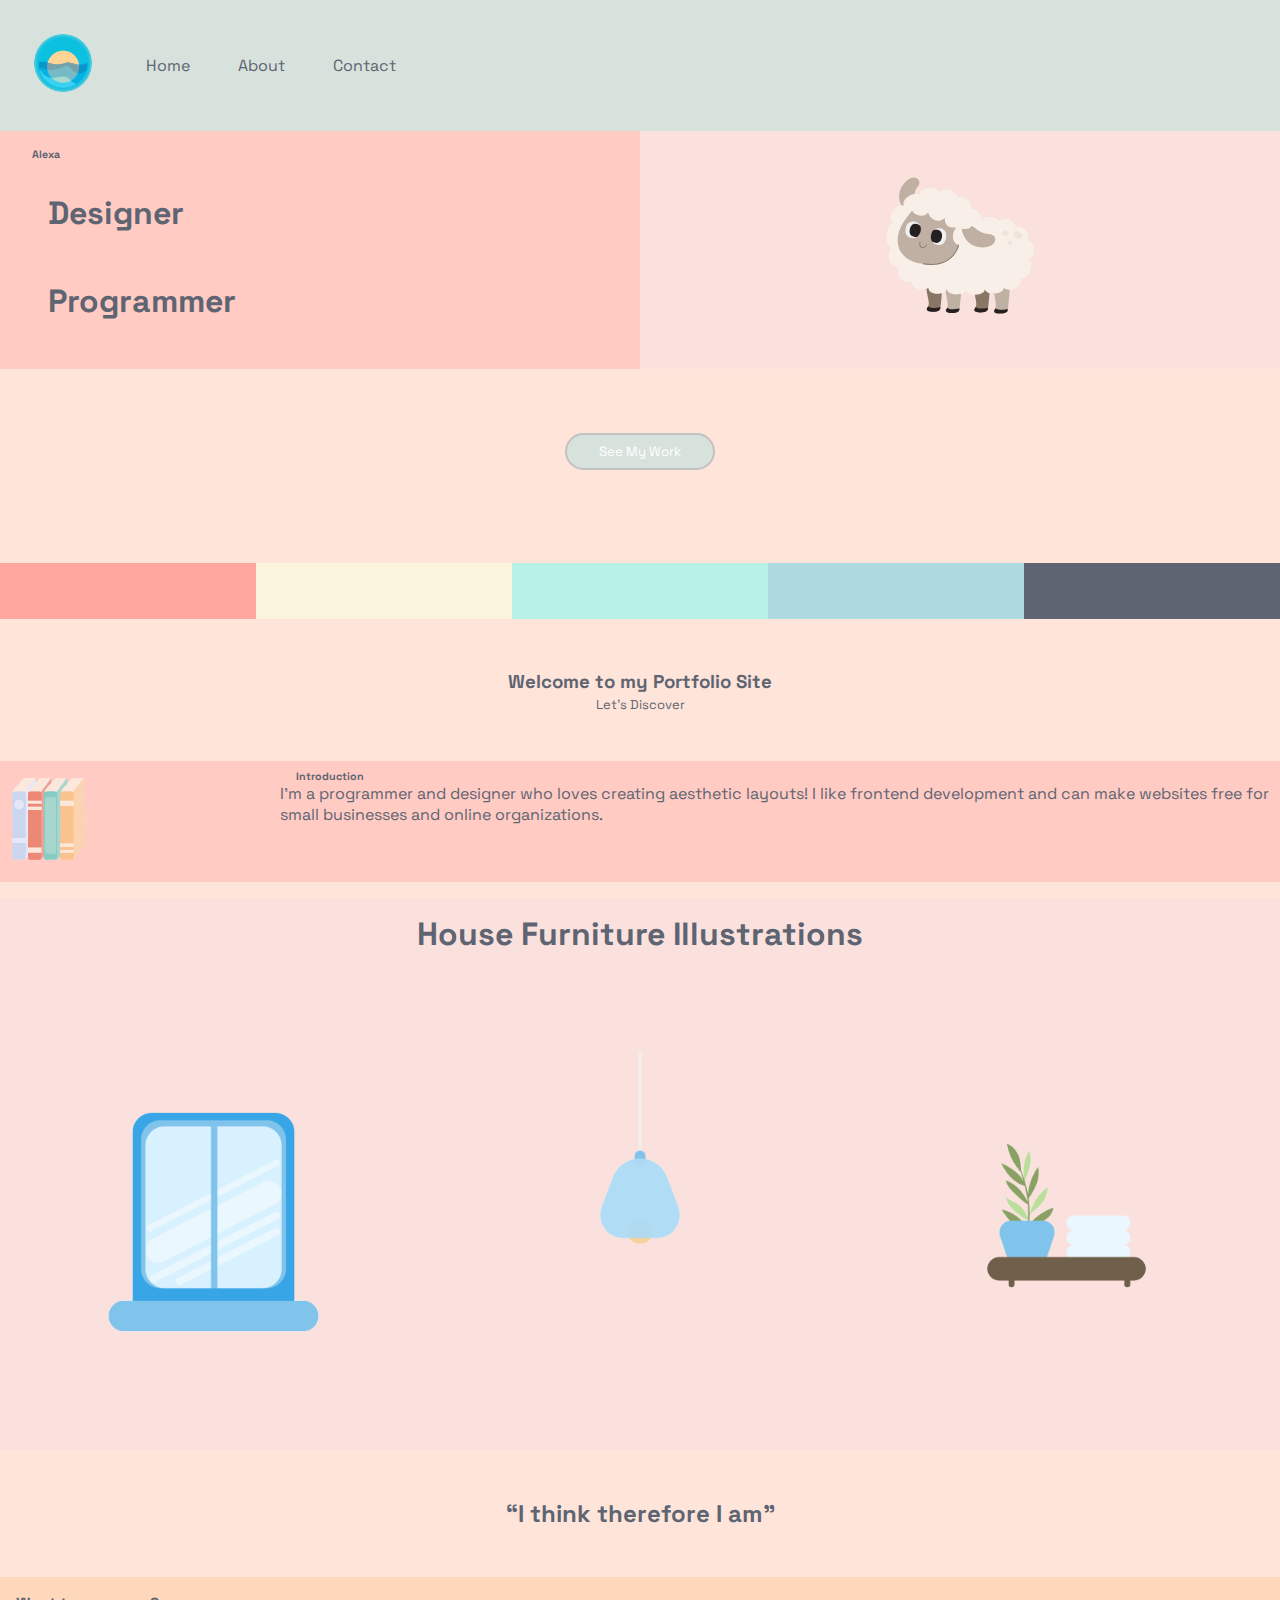
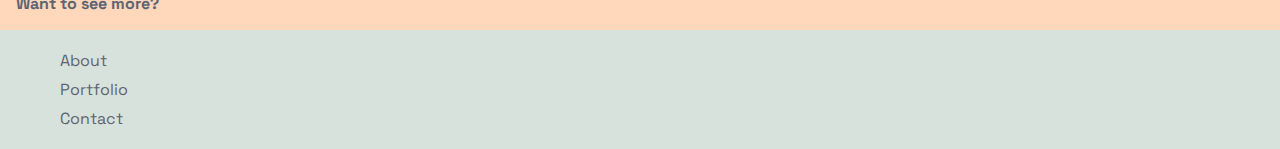
<file: index.html>
<!DOCTYPE html>
<html>
  <head>
    
    <title>Alexa's First Portfolio Website</title>
    <meta charset="utf-8" />
	  <meta http-equiv="X-UA-Compatible" content="IE=edge" />
	  <meta name="viewport" content="width=device-width, initial-scale=1" />

	  <!-- link the webpage's stylesheet -->
	  <link rel="preconnect" href="https://fonts.googleapis.com">
	  <link rel="preconnect" href="https://fonts.gstatic.com" crossorigin>
    <!-- Link font -->
	  <link href="https://fonts.googleapis.com/css2?family=Space+Grotesk:wght@300;400;500;600;700&display=swap" rel="stylesheet">
	  <link rel="stylesheet" href="./style.css"/>


  </head>
  
  <body>
    

    <nav>
      <ul>
        <li>
          <a href="./index.html">
            <img src="./images/O (3).png" class="logo" alt="Logo of the website creator. Depicts a setting sun over transluscent ocean waves inside of a sphere.">
          </a>
        </li>
        <li>
          <a href="./index.html"> Home </a>
        </li>
        <li>
          <a href="./portfolio.html"> About </a>
        </li>
        <li>
          <a href="./contact.html"> Contact </a>
        </li>
      </ul>
    </nav>


    <header>
      <div class="row"> 
        <div class="col" style="background-color:#ffcbc2; padding:1rem;margin:0;width:100%; height:100%;">
          <h6>Alexa</h6>
          <h1>Designer</h1>
          <h1>Programmer</h1>
        </div>
        <div class="col" style="padding:1rem;margin:0;width:100%; height:100%; display:flex; align-items:center; justify-content:center;">
          <img src="./images/shep.svg" id="sheepimg" alt="Fluffy white sheep cartoon illustration with round eyes and small smile.">
        </div>
      </div>
    </header>
    
   <div class="button-block">
     <button>
       <a href="./portfolio.html">
         <button-text>See My Work</button-text>
       </a>
     </button>
   </div>
          
    <div class="color-blocks" > 
      <div class="row" style="padding:0rem; margin-top:0rem">
        <div class="col" style="background-color:#FFA69E;padding-top:3rem;">

        </div>
        <div class="col" style="background-color:#FAF3DD;">

        </div>
        <div class="col" style="background-color:#B8F2E6;">

        </div>
        <div class="col" style="background-color:#AED9E0;">

        </div>
        <div class="col" style="background-color:#5E6472;">

        </div>
      </div>
    </div>
          
    <div class="tagline">
      <h3 style="padding:.2rem;"> Welcome to my Portfolio Site </h3>
      <p style="font-size:13px"> Let's Discover</p>
    </div>

    <div class="intro" style="margin-bottom:0rem;">
      <div class="row"> 
        
        <div class="col" style="max-width:20%;">
          <img src="./images/34tgtb34books.svg" alt="a stack of illustrated books with blue, red, green, and yellow books from left to right." style="height:100px; align-items:center;">
        </div>
        <div class="col">
          <h6>Introduction</h6>
          <p>I'm a programmer and designer who loves creating aesthetic layouts! I like frontend development and can make websites free for small businesses and online organizations.</p>
          <!--<div class="button-block">
             <button>
               <a href="contact.html">
                 <button-text>Contact Me</button-text>
               </a>
             </button>
           </div>-->
        </div>
      </div>
    </div>
    
    <div class="hover-gallery" style="margin-top:0rem;">
      <h1 style="text-align:center;">House Furniture Illustrations</h1>
      
      <div class="row">
        <div class="col-3">
          <img src="./images/windowclear.png" alt="Cartoon depiction of a blue window during the day time with light going through the glass.">
        </div>
        <div class="col-3">
          <img src="./images/lightclear.png" alt="Cartoon depiction of a hanging light with blue lamp shade, commonly found in a bar or kitchen setting.">
        </div>
        <div class="col-3">
          <img src="./images/shelfplantclear.png" alt="Cartoon depiction of a hanging shelf with a green fern in a blue pot on the left of the shelf and a stack of off-white plates on the right.">
        </div>
        
      </div>
    </div>

    <div class="box-of-text">
      <h2 style="text-align:center;"> “I think therefore I am” </h2>
    </div>
    
    <div class="parallax-gallery">
      <h4> Want to see more?</h4>
    </div>

    <footer>
      <ul>
        <li>
          <a href="./index.html"> About </a>
        </li>
        <li>
          <a href="./portfolio.html"> Portfolio </a>
        </li>
        <li>
          <a href="./contact.html"> Contact </a>
        </li>
      </ul>
      
    </footer>
        
    
  </body>
</html>
</file>
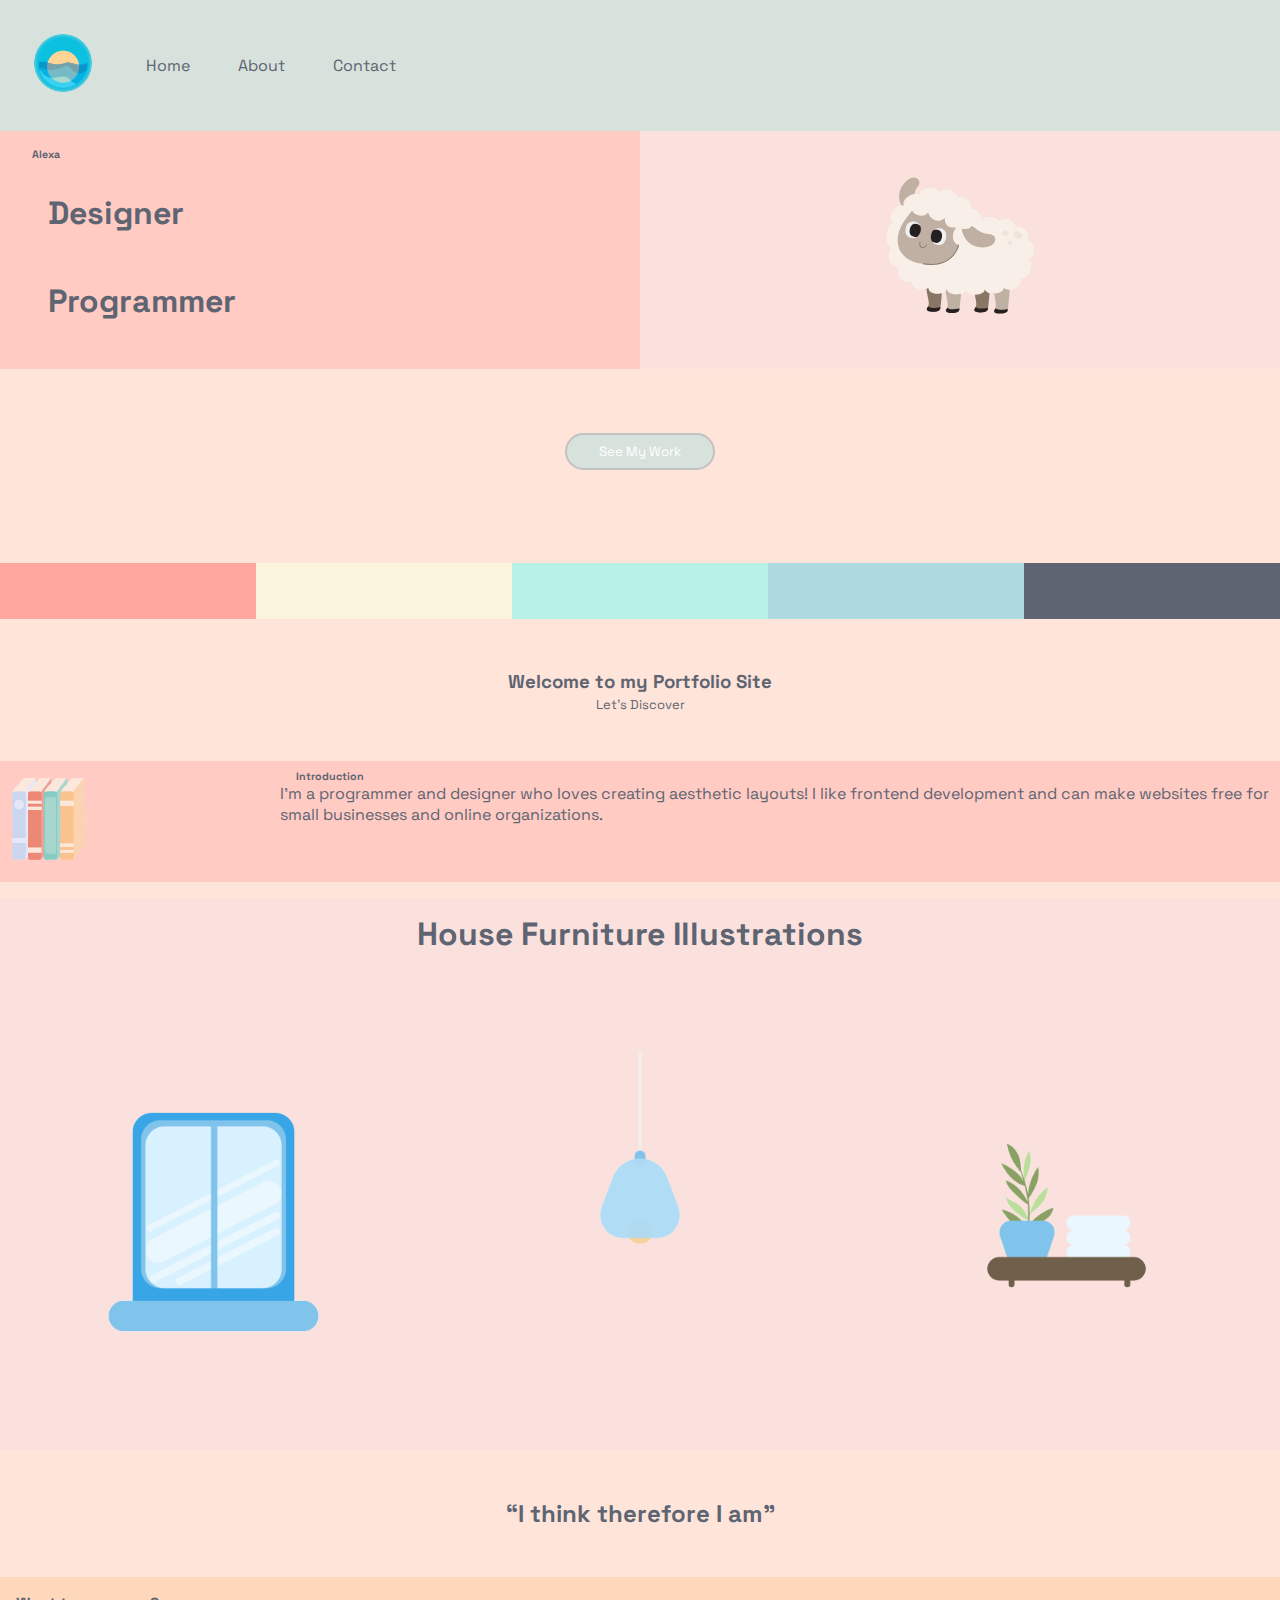
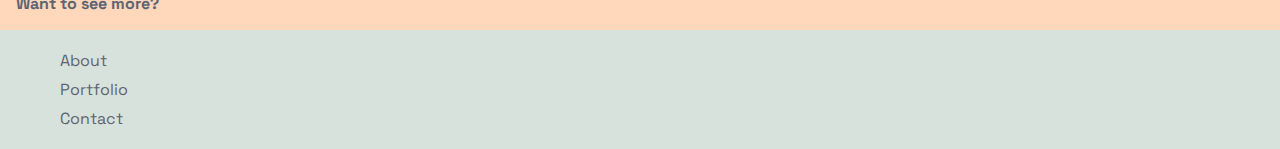
<file: index (3).html>
<!DOCTYPE html>
<html>
  <head>
    
    <title>Alexa's Website</title>
    <meta charset="utf-8" />
	  <meta http-equiv="X-UA-Compatible" content="IE=edge" />
	  <meta name="viewport" content="width=device-width, initial-scale=1" />

	  <!-- link the webpage's stylesheet -->
	  <link rel="preconnect" href="https://fonts.googleapis.com">
	  <link rel="preconnect" href="https://fonts.gstatic.com" crossorigin>
    <!-- Link font -->
	  <link href="https://fonts.googleapis.com/css2?family=Space+Grotesk:wght@300;400;500;600;700&display=swap" rel="stylesheet">
	  <link rel="stylesheet" href="/style.css" />

	  <!-- link the webpage's JavaScript file -->
	  <script src="/script.js" defer></script>

  </head>
  
  <body>
    

    <nav>
      <ul>
        <li>
          <a href="index.html">
            <img src="images/O (3).png" class="logo" alt="Logo of the website creator. Depicts a setting sun over transluscent ocean waves inside of a sphere.">
          </a>
        </li>
        <li>
          <a href="index.html"> Home </a>
        </li>
        <li>
          <a href="portfolio.html"> About </a>
        </li>
        <li>
          <a href="contact.html"> Contact </a>
        </li>
      </ul>
    </nav>


    <header>
      <div class="row"> 
        <div class="col" style="background-color:#ffcbc2; padding:1rem;margin:0;width:100%; height:100%;">
          <h6>Alexa</h6>
          <h1>Designer</h1>
          <h1>Programmer</h1>
        </div>
        <div class="col" style="padding:1rem;margin:0;width:100%; height:100%; display:flex; align-items:center; justify-content:center;">
          <img src="images/shep.svg" id="sheepimg" alt="Fluffy white sheep cartoon illustration with round eyes and small smile.">
        </div>
      </div>
    </header>
    
   <div class="button-block">
     <button>
       <a href="portfolio.html">
         <button-text>See My Work</button-text>
       </a>
     </button>
   </div>
          
    <div class="color-blocks" > 
      <div class="row" style="padding:0rem; margin-top:0rem">
        <div class="col" style="background-color:#FFA69E;padding-top:3rem;">

        </div>
        <div class="col" style="background-color:#FAF3DD;">

        </div>
        <div class="col" style="background-color:#B8F2E6;">

        </div>
        <div class="col" style="background-color:#AED9E0;">

        </div>
        <div class="col" style="background-color:#5E6472;">

        </div>
      </div>
    </div>
          
    <div class="tagline">
      <h3 style="padding:.2rem;"> Welcome to my Portfolio Site </h3>
      <p style="font-size:13px"> Let's Discover</p>
    </div>

    <div class="intro" style="margin-bottom:0rem;">
      <div class="row"> 
        
        <div class="col" style="max-width:20%;">
          <img src="images/34tgtb34books.svg" alt="a stack of illustrated books with blue, red, green, and yellow books from left to right." style="height:100px; align-items:center;">
        </div>
        <div class="col">
          <h6>Introduction</h6>
          <p>I'm a programmer and designer who loves creating aesthetic layouts! I like frontend development and can make websites free for small businesses and online organizations.</p>
          <!--<div class="button-block">
             <button>
               <a href="contact.html">
                 <button-text>Contact Me</button-text>
               </a>
             </button>
           </div>-->
        </div>
      </div>
    </div>
    
    <div class="hover-gallery" style="margin-top:0rem;">
      <h1 style="text-align:center;">House Furniture Illustrations</h1>
      
      <div class="row">
        <div class="col-3">
          <img src="images/windowclear.png" alt="Cartoon depiction of a blue window during the day time with light going through the glass.">
        </div>
        <div class="col-3">
          <img src="images/lightclear.png" alt="Cartoon depiction of a hanging light with blue lamp shade, commonly found in a bar or kitchen setting.">
        </div>
        <div class="col-3">
          <img src="images/shelfplantclear.png" alt="Cartoon depiction of a hanging shelf with a green fern in a blue pot on the left of the shelf and a stack of off-white plates on the right.">
        </div>
        
      </div>
    </div>

    <div class="box-of-text">
      <h2 style="text-align:center;"> “I think therefore I am” </h2>
    </div>
    
    <div class="parallax-gallery">
      <h4> Want to see more?</h4>
    </div>

    <footer>
      <ul>
        <li>
          <a href="index.html"> About </a>
        </li>
        <li>
          <a href="portfolio.html"> Portfolio </a>
        </li>
        <li>
          <a href="contact.html"> Contact </a>
        </li>
      </ul>
      
    </footer>
        
    
  </body>
</html>
</file>
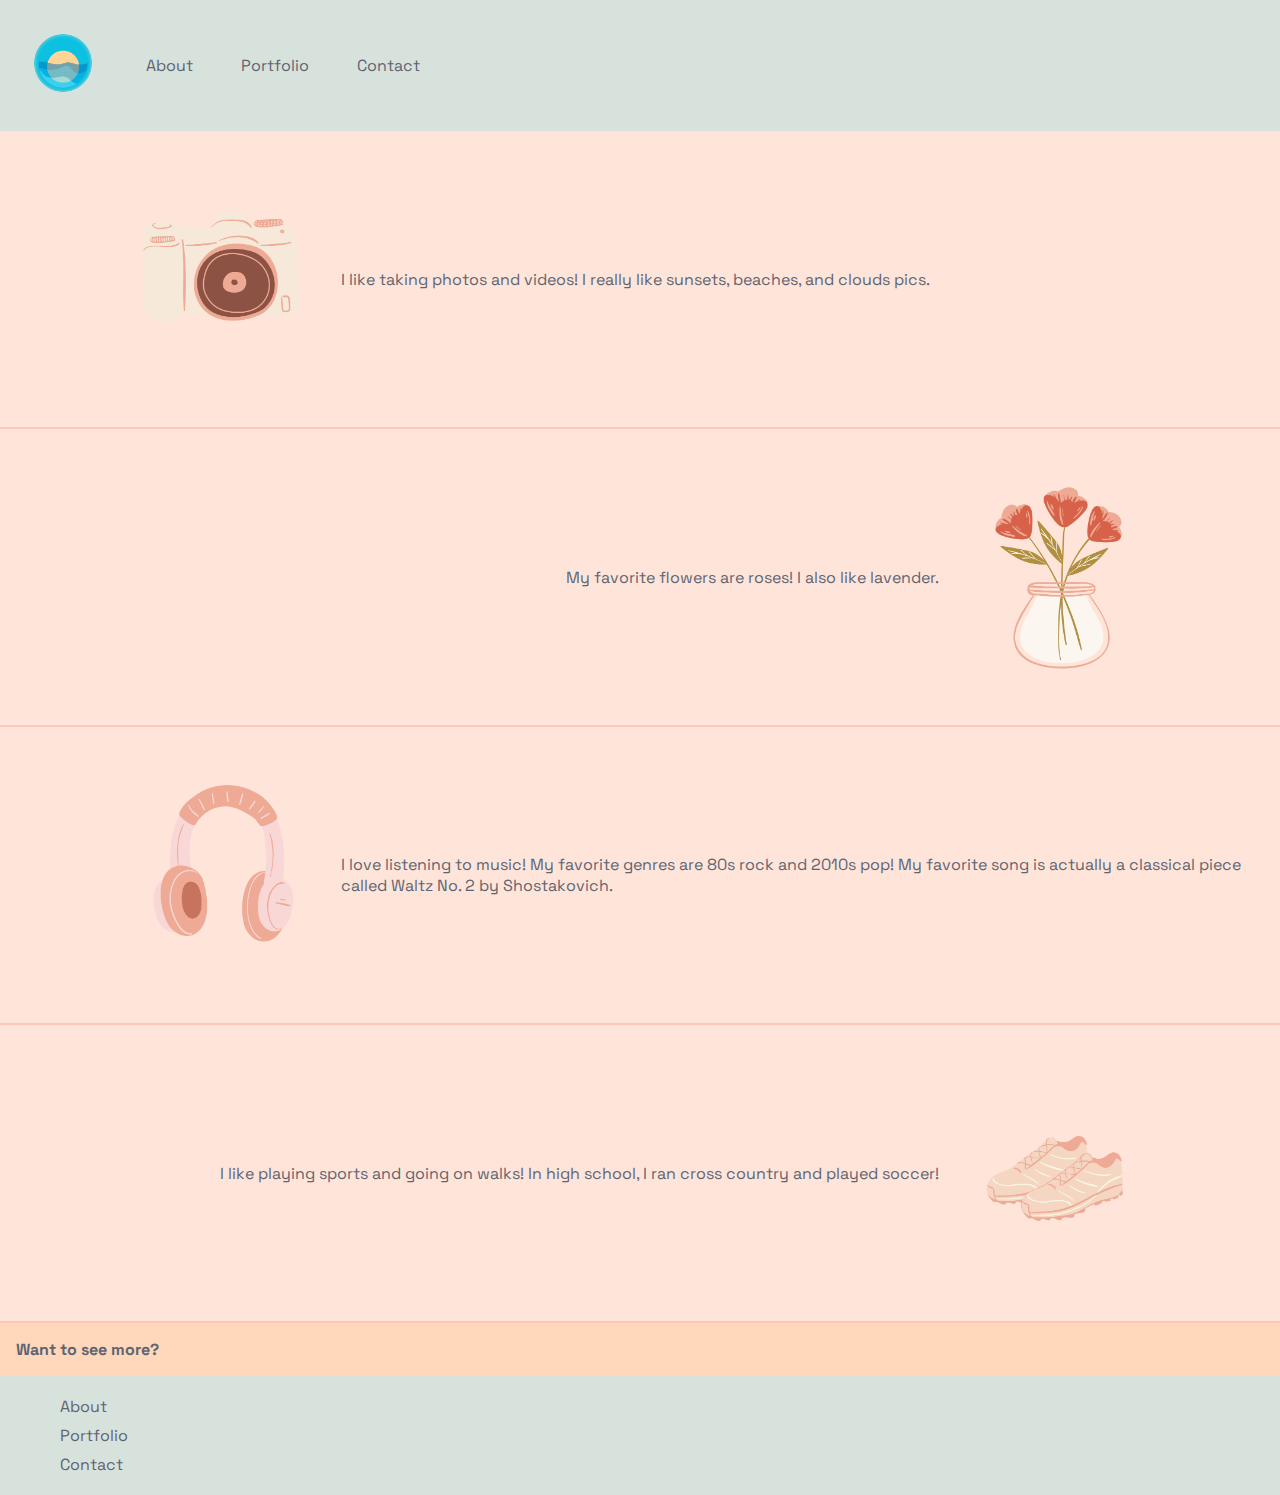
<file: portfolio.html>
<!DOCTYPE html>
<html>
  <head>

    <title>About Page</title>
    <meta charset="utf-8" />
    <meta http-equiv="X-UA-Compatible" content="IE=edge" />
    <meta name="viewport" content="width=device-width, initial-scale=1" />
    <link href="https://fonts.googleapis.com/css2?family=Space+Grotesk:wght@300;400;500;600;700&display=swap" rel="stylesheet">
    <!-- link the webpage's stylesheet -->
    <link rel="stylesheet" href="./style.css" />


  </head>

  <body>

    <nav>
      <ul>
        <li>
          <a href="index.html">
            <img src="./images/O (3).png" class="logo" alt="Logo of the website creator. Depicts a setting sun over transluscent ocean waves inside of a sphere.">
          </a>
        </li>
        <li>
          <a href="./index.html"> About </a>
        </li>
        <li>
          <a href="./portfolio.html"> Portfolio </a>
        </li>
        <li>
          <a href="./contact.html"> Contact </a>
        </li>
      </ul>
    </nav>

    <div class="left">
      <img src="./images/fun-folio/3.png" alt="Cartoon illustration of a light beige camera with a brown colored lens and pink details.">
      <p> I like taking photos and videos! I really like sunsets, beaches, and clouds pics. </p>
    </div>

    <div class="right">
      <img src="./images/fun-folio/6.png" alt="Cartoon illustration of red lily flowers in a clear vase filled with water.">
      <p> My favorite flowers are roses! I also like lavender. </p>
    </div>

    <div class="left">
      <img src="./images/fun-folio/9.png" alt="cartoon illustration of pink headphones.">
      <p> I love listening to music! My favorite genres are 80s rock and 2010s pop! My favorite song is actually a classical piece called Waltz No. 2 by Shostakovich. </p>
    </div>

    <div class="right">
      <img src="./images/fun-folio/10.png" alt="Cartoon illustration of pink athletic sneakers with strong traction bottoms and short laces.">
      <p> I like playing sports and going on walks! In high school, I ran cross country and played soccer! </p>
    </div>

    <header>

    </header>

    <div class="parallax-gallery" style="margin-top:0;">
      <h4> Want to see more?</h4>
    </div>

    <footer>
      <ul>
        <li>
          <a href="./index.html"> About </a>
        </li>
        <li>
          <a href="./portfolio.html"> Portfolio </a>
        </li>
        <li>
          <a href="./contact.html"> Contact </a>
        </li>
      </ul>

    </footer>


  </body>
</html>
</file>
<file: style.css>
*{
  margin:0;
  font-family: 'Space Grotesk', sans-serif;
  color: #5E6472;
}

main{
  display:flex;
  width:100%;
  flex: 1;
}

body {
 background-color: #FFE5D9; 
}

header {
  background-color:#FAE1DD;
  flex: 1;
}

.row{
  padding: 1rem;
  display:flex;
  padding:0;
}

.col{
  flex: 1;
  padding: 0.5rem;
}

.col-3{
  flex: 1;
  padding: 0.5rem;
  max-width: 33.33%;
}

.col-3 img{
  padding-top:1rem;
  padding-bottom:1rem;
  margin: 0;
  max-width:100%;
  height:auto;
}
.col-3 img:hover{
  transform: translateY(-3px);
}

.col2{
  max-width:50%;
  display:inline-block;
  align-items: right;
  min-width:40%;
}

.tagline{
  align-content: center;
  text-align: center;
  padding: 3rem;
  flex: 1;
}


.intro{
  background-color:#ffcbc2;
  padding-bottom:0;
  align-content: center;
  text-align: left;
  margin-bottom:0;
  flex: 1;
}
.button-block{
  align-items:center;
  text-align:center;
  flex: 1;
  padding:2rem;
}

.hover-gallery{
  background-color:#FAE1DD;
  margin-top:0;
  flex: 1;
}

.box-of-text{
  padding:2rem;
  margin: 1rem;
  flex: 1;
}

.parallax-gallery{
  margin-top:1rem;
  padding:1rem;
  background-color:#FFD7BA;
}

.left{
  align-content:left;
  align-text: left;
  padding:1rem;
  display:flex;
}

.left img{
  height:200px;
  align-content:left;
  padding:2rem;
  transition-duration:.5s;
  padding-left:10%;
}

.left img:hover{
  scale:110%
}

.left p{
  align-content: center;
  padding:.5rem;
}

.right{
  align-content:right;
  padding:1rem;
  display:flex;
  flex-direction: row-reverse;
  border-top: 2px solid #FEC5BB;
  border-bottom: 2px solid #FEC5BB;
}

.right img{
  height:200px;
  align-content: right;
  padding:2rem;
  transition-duration:.5s;
  padding-right:10%;

}
.right img:hover{
  scale:110%
}

.right p{
  align-content: center;
  padding:.5rem;
}

footer{
  background-color: #D8E2DC;
  align-content:center;
  text-align:left;
  padding:1rem;
}


h1 {
  color: #5E6472;
  align-content: left;
  text-align: left;
  margin: 1rem;
  padding: 1rem;
}

h6{
  padding:0;
  margin-left:1rem;
}

button{
  background-color: #D8E2DC;
  border-radius: 50px;
  align-content: center;
  align-items:center;
  justify-content:center;
  margin-bottom: 5%;
  margin-top: 2rem;
  max-with:100%;
  padding: .5rem 2rem;
  border: 2px #c2c2c2 solid;
  cursor: pointer;
}

button:hover {
  background-color: #E8E8E4;
  transform: translateY(-3px);

}

button-text{
  color: white;
}

button:hover button-text {
}

#sheepimg{
  height:12rem;
  width: auto;
  display: block;
  align-item: center;
  margin: 0 auto;
  max-width:none;
  margin:0;
}

#sheepimg:hover{
  transform: translateY(-4px);
}

.logo{
  height: 70px;
  width: auto;
  padding:0;
  margin:0;
  max-width:none;
}



.logo:hover{
  transform: translateY(-4px);
}

img{
  margin:0;
  padding:0;
  max-width: 100%;
  height: auto;
}


nav {
  padding:1rem;
  background: #D8E2DC;
  margin:0;
  max-width:100%;
}

nav ul{
  display:flex;
  align-items: center;
  padding: .25rem;
  justify-content: flex-start;
}

nav ul li{
  padding:.5rem;
  padding-right:2.5rem;
  list-style-type: none;
}



ul li{/*footer links*/
  display:flex;
  align-items: center;
  padding: .25rem;
  justify-content: flex-start;
  list-style-type: none;
}

a{
  text-decoration: none;
  color: #5E6472;
}
</file>
